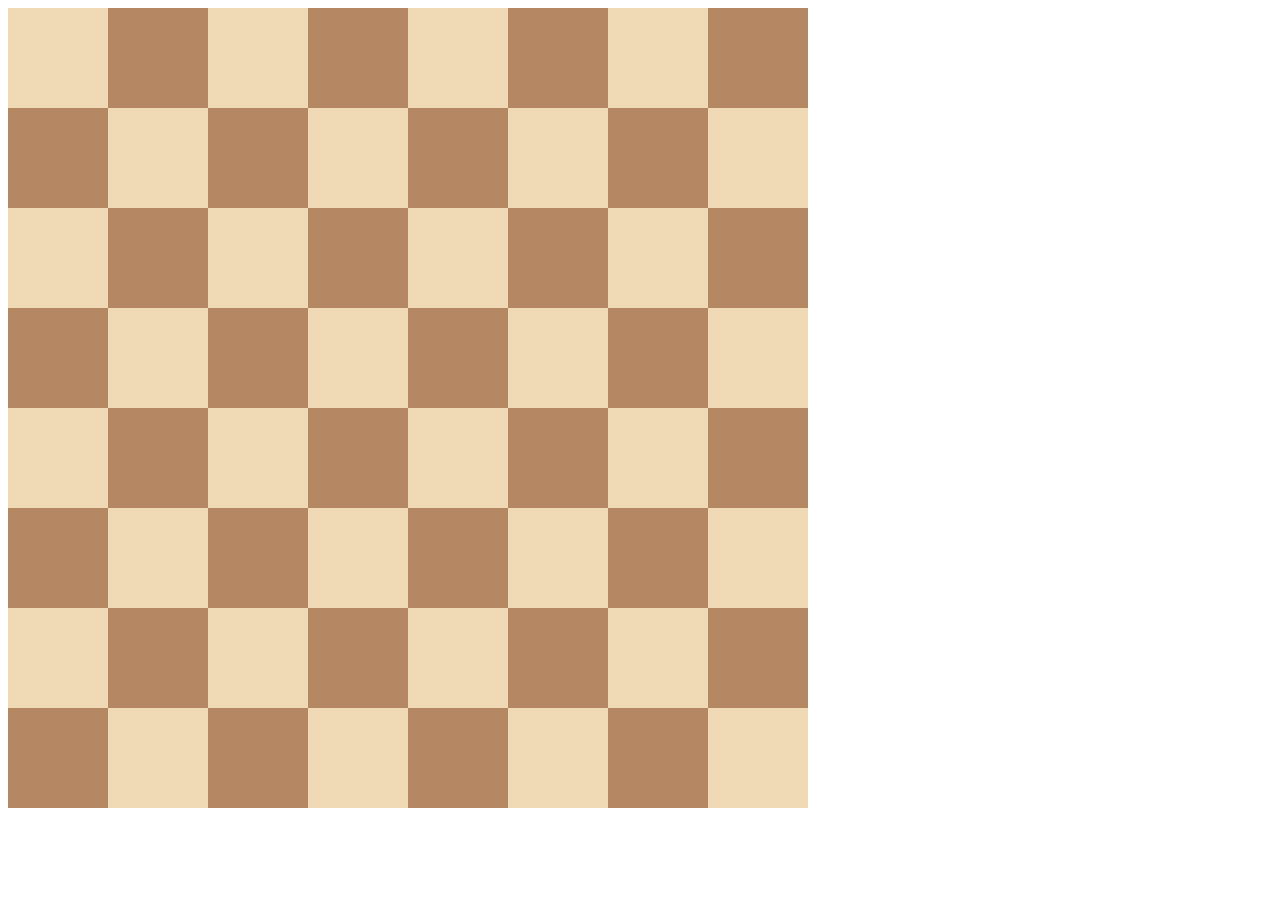
<file: 10.0 Display Grid/index.html>
<!DOCTYPE html>
<html>

<head>
  <title>Chessboard</title>
  <style>
    /* Write your code here */
    /* Each square should be 100px by 100px */
    /* My colours for white: #f0d9b5, black: #b58863 */

    .container {
      display: grid;
      grid-template-columns: repeat(8, 100px);
      grid-template-rows: repeat(8, 100px);
    }

    .white {
      background-color: #f0d9b5;
    }
    
    .black {
      background-color: #b58863;
    }
    </style>
</head>

<body>
  <div class="container">
    <div class="white"></div>
    <div class="black"></div>
    <div class="white"></div>
    <div class="black"></div>
    <div class="white"></div>
    <div class="black"></div>
    <div class="white"></div>
    <div class="black"></div>
    <div class="black"></div>
    <div class="white"></div>
    <div class="black"></div>
    <div class="white"></div>
    <div class="black"></div>
    <div class="white"></div>
    <div class="black"></div>
    <div class="white"></div>
    <div class="white"></div>
    <div class="black"></div>
    <div class="white"></div>
    <div class="black"></div>
    <div class="white"></div>
    <div class="black"></div>
    <div class="white"></div>
    <div class="black"></div>
    <div class="black"></div>
    <div class="white"></div>
    <div class="black"></div>
    <div class="white"></div>
    <div class="black"></div>
    <div class="white"></div>
    <div class="black"></div>
    <div class="white"></div>
    <div class="white"></div>
    <div class="black"></div>
    <div class="white"></div>
    <div class="black"></div>
    <div class="white"></div>
    <div class="black"></div>
    <div class="white"></div>
    <div class="black"></div>
    <div class="black"></div>
    <div class="white"></div>
    <div class="black"></div>
    <div class="white"></div>
    <div class="black"></div>
    <div class="white"></div>
    <div class="black"></div>
    <div class="white"></div>
    <div class="white"></div>
    <div class="black"></div>
    <div class="white"></div>
    <div class="black"></div>
    <div class="white"></div>
    <div class="black"></div>
    <div class="white"></div>
    <div class="black"></div>
    <div class="black"></div>
    <div class="white"></div>
    <div class="black"></div>
    <div class="white"></div>
    <div class="black"></div>
    <div class="white"></div>
    <div class="black"></div>
    <div class="white"></div>
  </div>
</body>

</html>
</file>
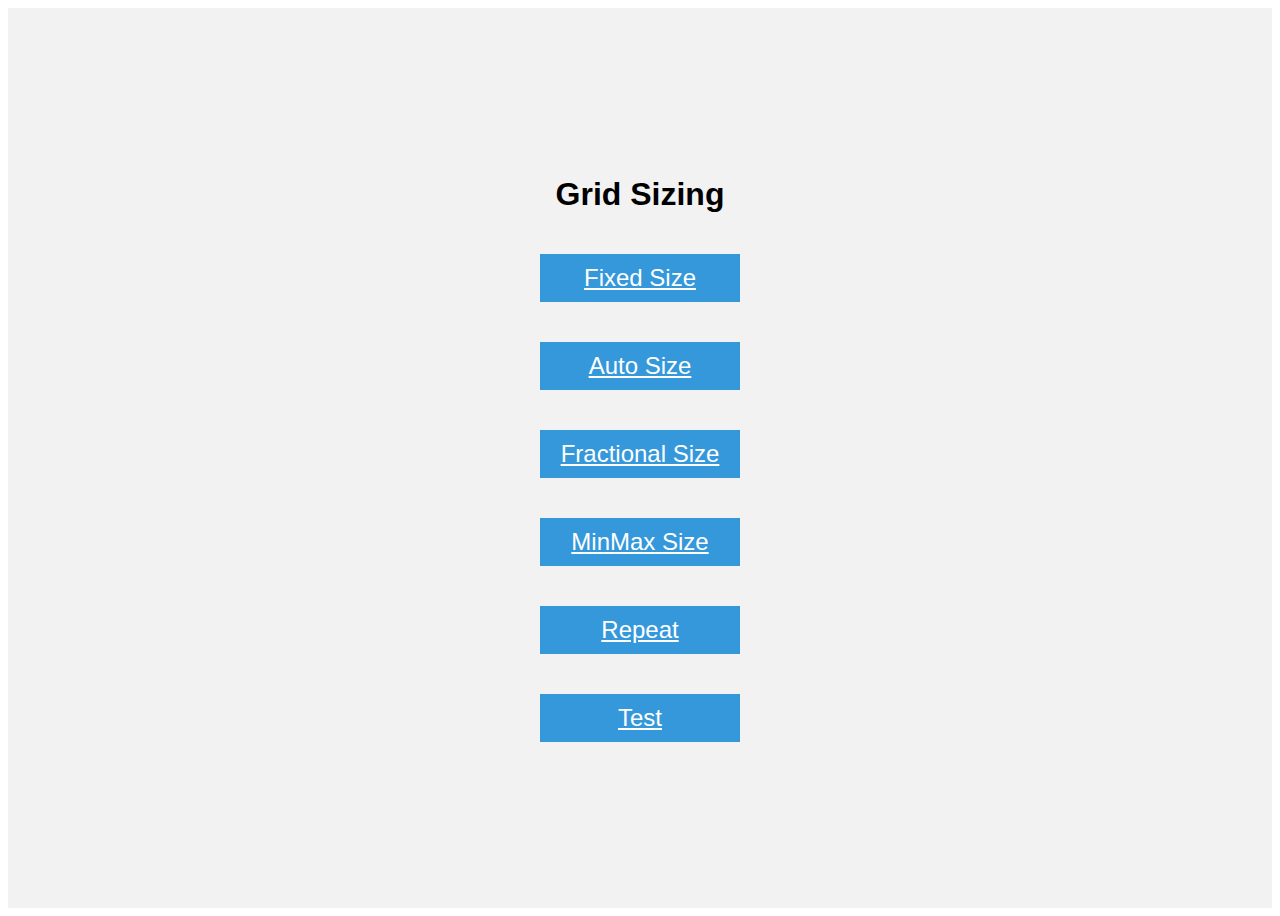
<file: 10.1 Grid Sizing/index.html>
<!DOCTYPE html>
<html lang="en">

<head>
  <meta charset="UTF-8">
  <meta name="google" content="notranslate">
  <meta name="viewport" content="width=device-width, initial-scale=1.0">
  <title>Grid Fundamentals</title>
  <style>
    body {
      font-family: sans-serif;
    }

    .container {
      display: flex;
      justify-content: center;
      align-items: center;
      flex-direction: column;
      height: 100vh;
      background-color: #f2f2f2;
    }

    .item {
      width: 200px;
      margin: 20px;
      background-color: #3498db;
      color: #fff;
      text-align: center;
      line-height: 2;
      font-size: 24px;
    }
  </style>
</head>

<body>
  <div class="container">
    <h1>Grid Sizing</h1>
    <a class="item" href="./fixed-size.html">Fixed Size</a>
    <a class="item" href="./auto-size.html">Auto Size</a>
    <a class="item" href="./fractional-size.html">Fractional Size</a>
    <a class="item" href="./minmax-size.html">MinMax Size</a>
    <a class="item" href="./repeat.html">Repeat</a>
    <a class="item" href="./test.html">Test</a>


  </div>
</body>

</html>
</file>
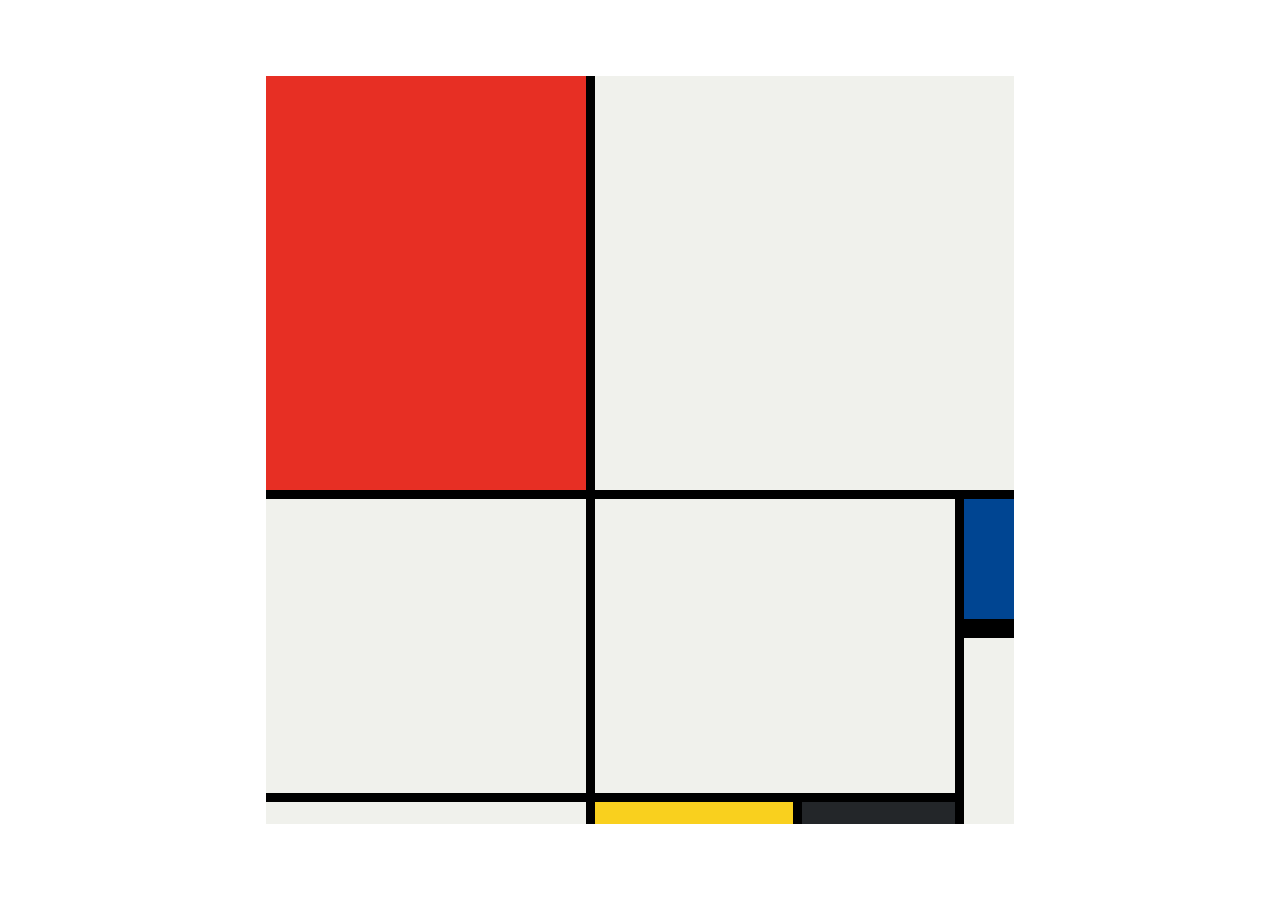
<file: 10.3 Mondrian Project/index.html>
<!DOCTYPE html>
<html lang="en">

<head>
  <meta charset="UTF-8">
  <meta name="viewport" content="width=device-width, initial-scale=1.0">
  <title>Mondrian Project</title>
  <style>
    /* 
    Write your CSS here 
    Gap Colour: #000
    White: #F0F1EC
    Red: #E72F24
    Black: #232629
    Blue: #004592
    Yellow: #F9D01E

    For dimensions, see dimensions.png image.
    HINT: Remember you can't change the properties of grid lines.
    But grid lines are transparent!
    */
    body {
      display: flex;
      justify-content: center;
      align-items: center;
      height: 100vh;
      margin: 0;
      padding: 0;
    }

    .container {
      height: 748px;
      width: 748px;
      display: grid;
      background-color: #000;
      grid-template-columns: 320px 198px 153px 50px;
      grid-template-rows: 414px 130px 155px 22px;
      gap: 9px;
    } 

    .item {
      background-color: #F0F1EC;
    }

    .red {
      background-color: #E72F24;
    }

    .blue {
      background-color: #004592;
      border-bottom: 10px solid #000;
    }

    .yellow {
      background-color: #F9D01E;
    }

    .black {
      background-color: #232629;
    }

    .white1 {
      grid-column: span 3;
    }

    .white2 {
      grid-row: span 2;
    }

    .white3 {
      grid-area: 2 / 2 / 4 / 4;
    }
    
    .white4 {
      grid-row: span 2;
    }
  </style>
</head>

<body>
  <!-- Write your HTML here -->
  <div class="container">
    <div class="item red"></div>
    <div class="item white1"></div>
    <div class="item white2"></div>
    <div class="item white3"></div>

    <div class="item blue"></div>
    <div class="item white4"></div>

    <div class="item"></div>
    <div class="item yellow"></div>
    <div class="item black"></div>
  </div>
</body>

</html>
</file>
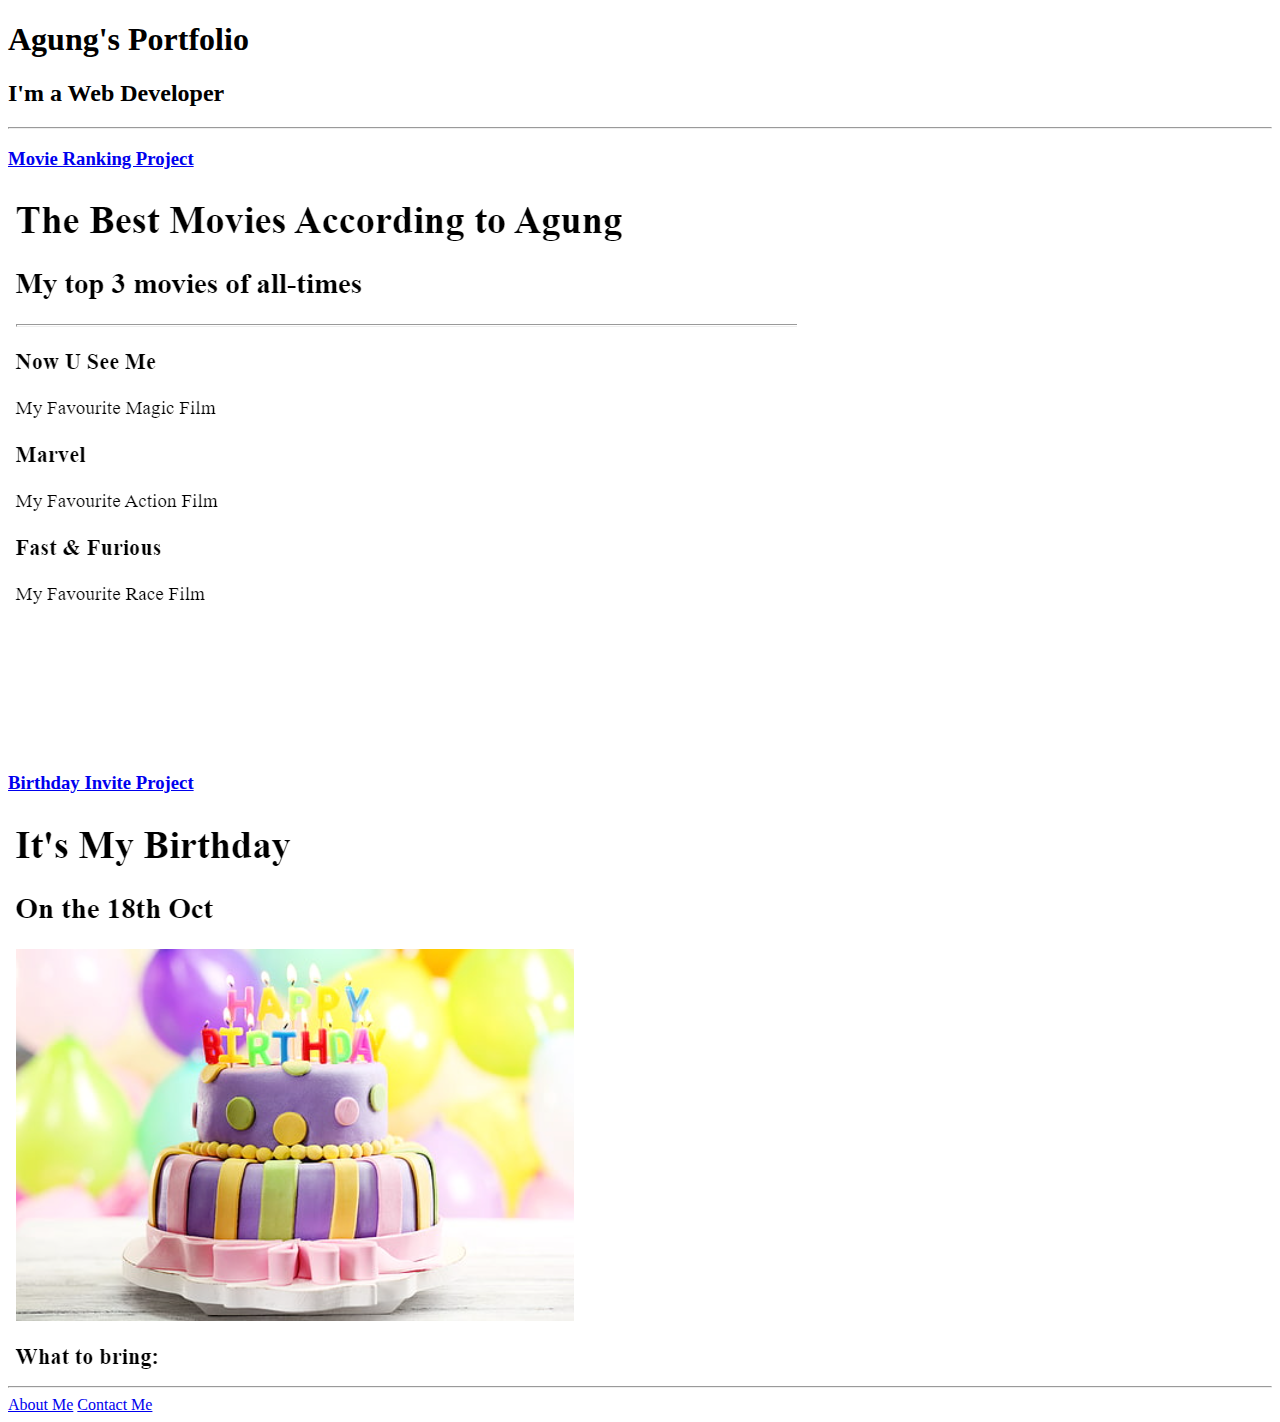
<file: 4.3 HTML Porfolio Project/index.html>
<!-- TODO 1: Create the HTML Boilerplate -->
<!DOCTYPE html>
<html lang="en">
<head>
    <meta charset="UTF-8">
    <title>Agung's Portfolio</title>
</head>
<body>
    <h1>Agung's Portfolio</h1>
		<h2>I'm a Web Developer</h2>
		<hr />
		<h3>
			<a href="public/movie-ranking.html">Movie Ranking Project</a>
		</h3>
		<img src="assets/images/Screenshot_2.png" alt="movie-ranking">
		
		<h3>
			<a href="public/birthday-invite.html">Birthday Invite Project</a>
		</h3>
		<img src="assets/images/Screenshot_1.png" alt="movie-ranking">
		<hr />
		<a href="public/about.html">About Me</a>
		<a href="public/contact.html">Contact Me</a>
</body>
</html>

<!-- TODO 2: Add Your previous projects' HTML into the public folder -->

<!-- TODO 3: Take screenshots of your project previews and add the images to the images folder -->

<!-- TODO 4: Add titles/subtitles etc. -->

<!-- TODO 5: Add a link to the project pages -->

<!-- TODO 6: Add images to show the project previews
HINT for TODO 6: You can use the height attribute set to 200 to make the image smaller:
https://developer.mozilla.org/en-US/docs/Web/HTML/Element/img#attr-height -->

<!-- TODO 7: Add the Contact Me and About Me page links -->
</file>
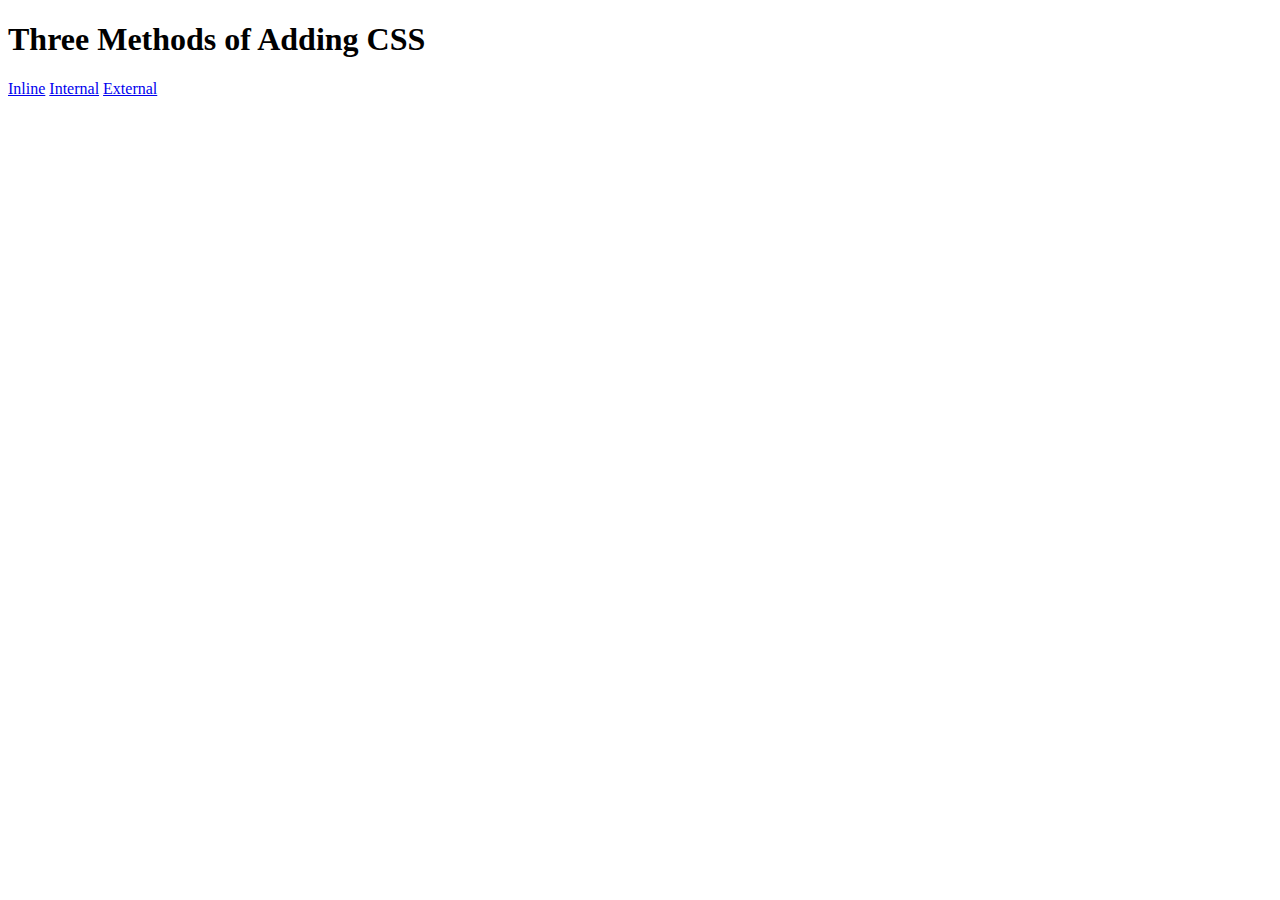
<file: 5.1. Adding CSS/index.html>
<!DOCTYPE html>
<html lang="en">

<head>
  <meta charset="UTF-8">
  <title>Adding CSS</title>
</head>

<body>
  <h1>Three Methods of Adding CSS</h1>
  <!-- Create 3 Links to The 3 Webpages: inline, internal and external -->
  <a href="./inline.html">Inline</a>
  <a href="./internal.html">Internal</a>
  <a href="./external.html">External</a>
</body>

</html>
</file>
